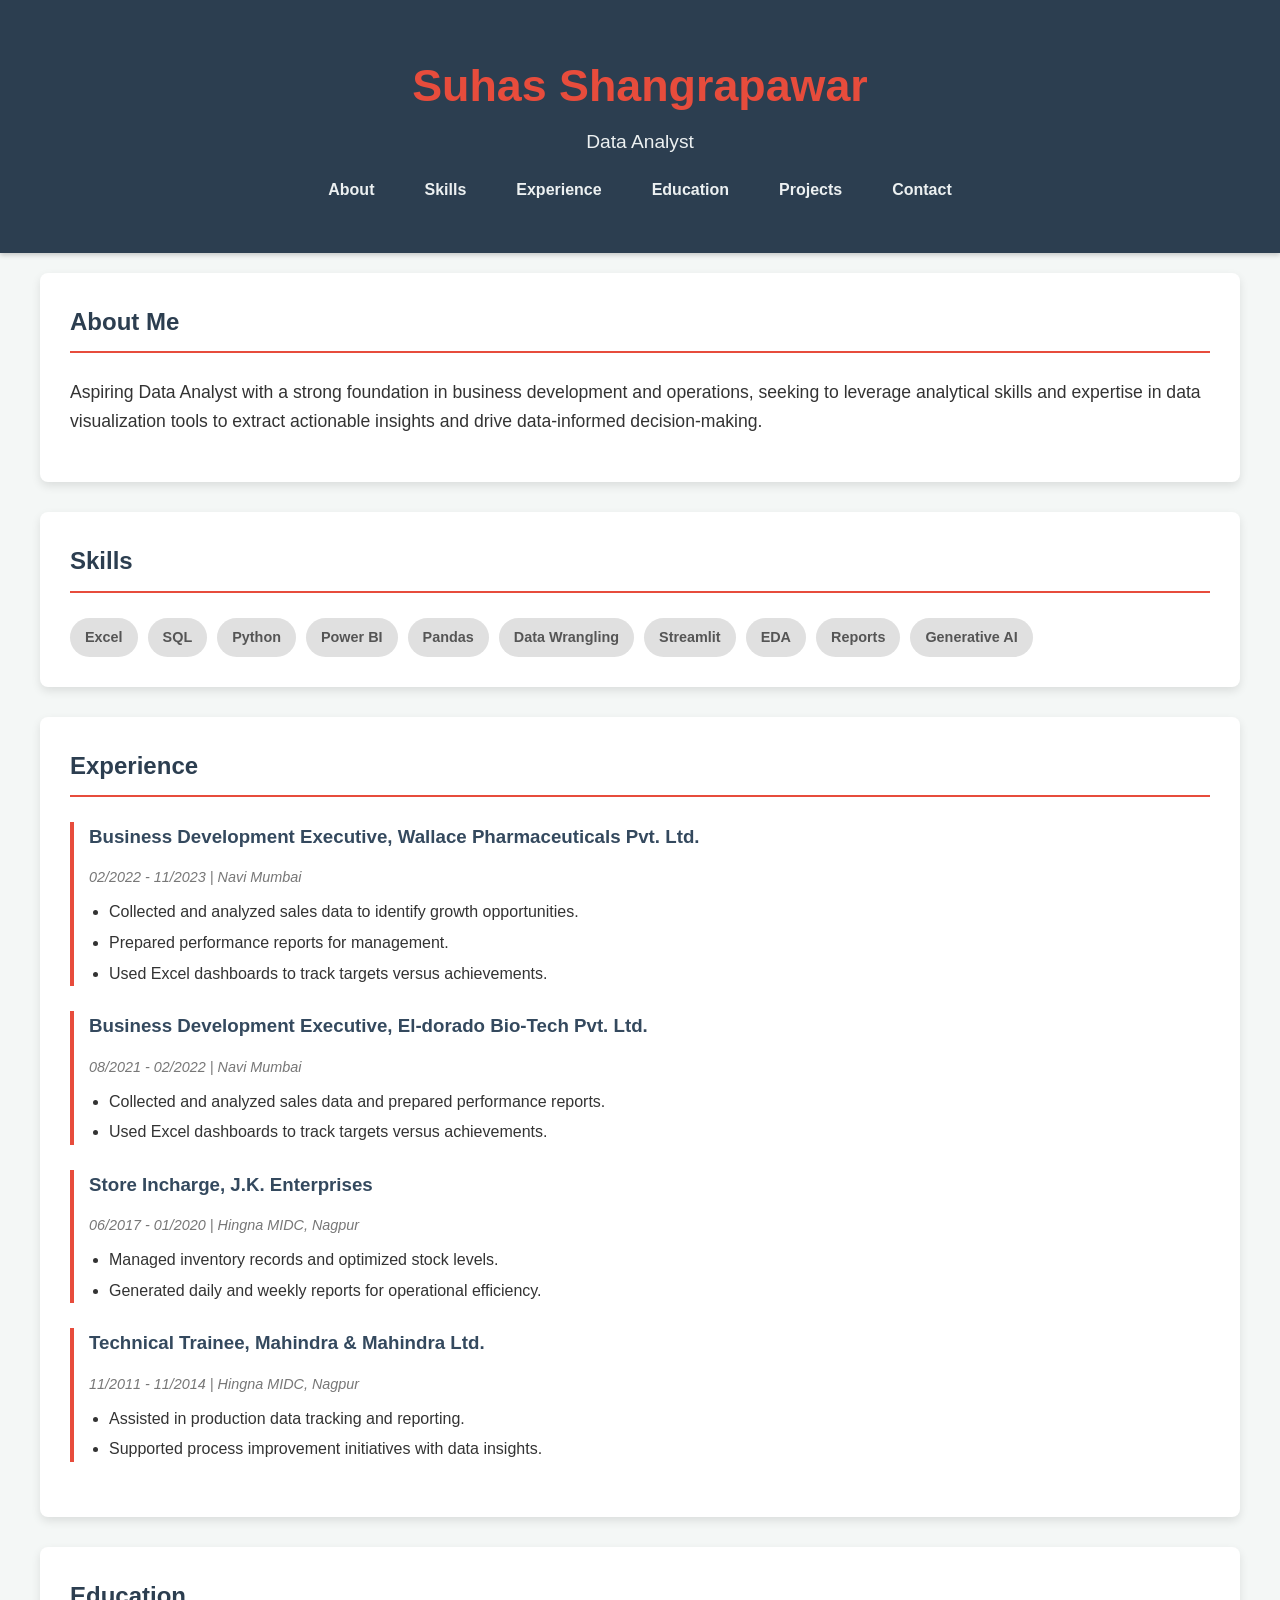
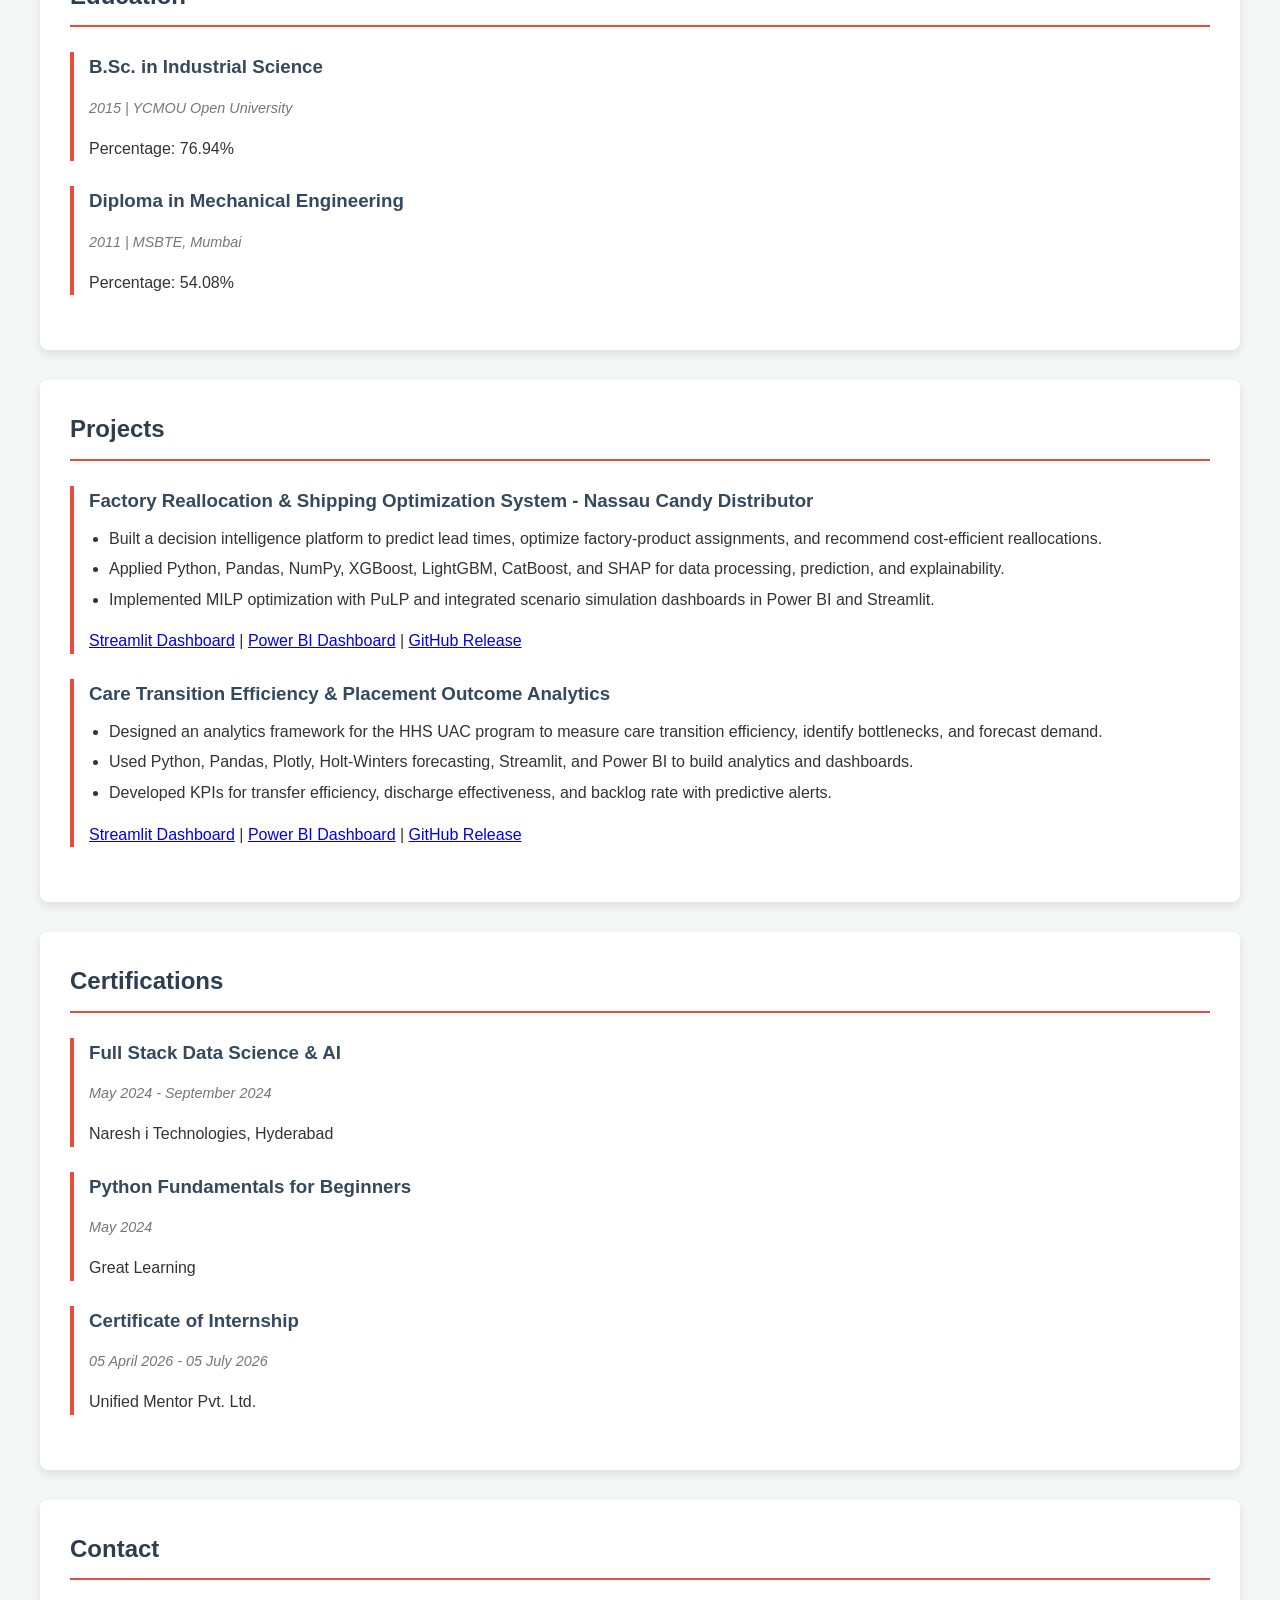
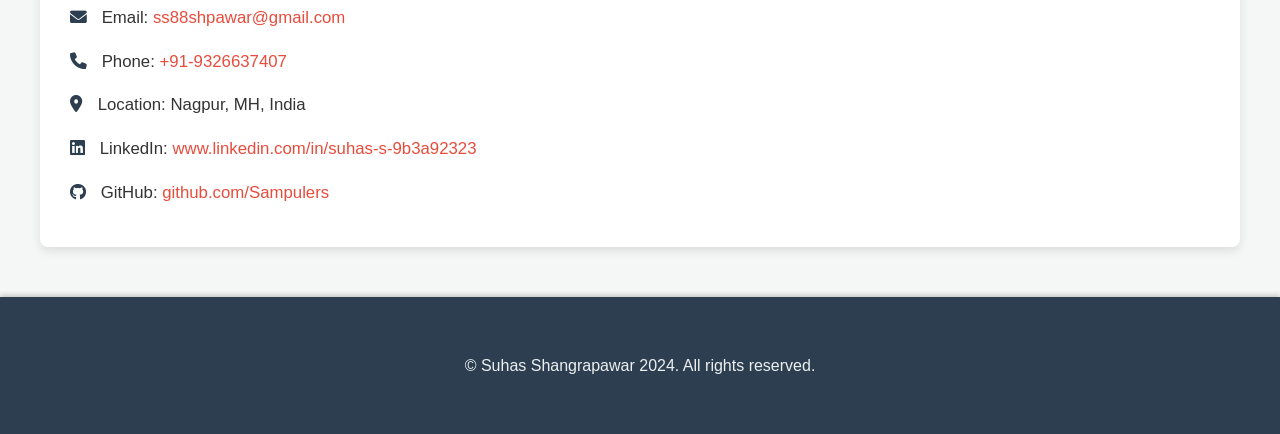
<file: SS_Portfolio/index.html>
<!DOCTYPE html>
<html lang="en">
<head>
    <meta charset="UTF-8">
    <meta name="viewport" content="width=device-width, initial-scale=1.0">
    <title>Suhas Shangrapawar | Data Analyst Portfolio</title>
    <link rel="stylesheet" href="style.css">
    <link rel="stylesheet" href="https://cdnjs.cloudflare.com/ajax/libs/font-awesome/6.0.0-beta3/css/all.min.css">
</head>
<body>
    <header>
        <div class="container">
            <h1>Suhas Shangrapawar</h1>
            <p class="tagline">Data Analyst</p>
            <nav>
                <ul>
                    <li><a href="#about" onclick="document.getElementById('about').scrollIntoView({ behavior: 'smooth', block: 'start' }); return false;">About</a></li>
                    <li><a href="#skills" onclick="document.getElementById('skills').scrollIntoView({ behavior: 'smooth', block: 'start' }); return false;">Skills</a></li>
                    <li><a href="#experience" onclick="document.getElementById('experience').scrollIntoView({ behavior: 'smooth', block: 'start' }); return false;">Experience</a></li>
                    <li><a href="#education" onclick="document.getElementById('education').scrollIntoView({ behavior: 'smooth', block: 'start' }); return false;">Education</a></li>
                    <li><a href="#projects" onclick="document.getElementById('projects').scrollIntoView({ behavior: 'smooth', block: 'start' }); return false;">Projects</a></li>
                    <li><a href="#contact" onclick="document.getElementById('contact').scrollIntoView({ behavior: 'smooth', block: 'start' }); return false;">Contact</a></li>
                </ul>
            </nav>
        </div>
    </header>

    <main class="container">
        <section id="about" class="card">
            <h2>About Me</h2>
            <p>Aspiring Data Analyst with a strong foundation in business development and operations, seeking to leverage analytical skills and expertise in data visualization tools to extract actionable insights and drive data-informed decision-making.</p>
        </section>

        <section id="skills" class="card">
            <h2>Skills</h2>
            <div class="skills-grid">
                <span class="skill-tag">Excel</span>
                <span class="skill-tag">SQL</span>
                <span class="skill-tag">Python</span>
                <span class="skill-tag">Power BI</span>
                <span class="skill-tag">Pandas</span>
                <span class="skill-tag">Data Wrangling</span>
                <span class="skill-tag">Streamlit</span>
                <span class="skill-tag">EDA</span>
                <span class="skill-tag">Reports</span>
                <span class="skill-tag">Generative AI</span>

            </div>
        </section>

        <section id="experience" class="card">
            <h2>Experience</h2>
            <div class="experience-item">
                <h3>Business Development Executive, Wallace Pharmaceuticals Pvt. Ltd.</h3>
                <p class="dates">02/2022 - 11/2023 | Navi Mumbai</p>
                <ul>
                    <li>Collected and analyzed sales data to identify growth opportunities.</li>
                    <li>Prepared performance reports for management.</li>
                    <li>Used Excel dashboards to track targets versus achievements.</li>
                </ul>
            </div>
            <div class="experience-item">
                <h3>Business Development Executive, El-dorado Bio-Tech Pvt. Ltd.</h3>
                <p class="dates">08/2021 - 02/2022 | Navi Mumbai</p>
                <ul>
                    <li>Collected and analyzed sales data and prepared performance reports.</li>
                    <li>Used Excel dashboards to track targets versus achievements.</li>
                </ul>
            </div>
            <div class="experience-item">
                <h3>Store Incharge, J.K. Enterprises</h3>
                <p class="dates">06/2017 - 01/2020 | Hingna MIDC, Nagpur</p>
                <ul>
                    <li>Managed inventory records and optimized stock levels.</li>
                    <li>Generated daily and weekly reports for operational efficiency.</li>
                </ul>
            </div>
            <div class="experience-item">
                <h3>Technical Trainee, Mahindra &amp; Mahindra Ltd.</h3>
                <p class="dates">11/2011 - 11/2014 | Hingna MIDC, Nagpur</p>
                <ul>
                    <li>Assisted in production data tracking and reporting.</li>
                    <li>Supported process improvement initiatives with data insights.</li>
                </ul>
            </div>
        </section>

        <section id="education" class="card">
            <h2>Education</h2>
            <div class="education-item">
                <h3>B.Sc. in Industrial Science</h3>
                <p class="dates">2015 | YCMOU Open University</p>
                <p>Percentage: 76.94%</p>
            </div>
            <div class="education-item">
                <h3>Diploma in Mechanical Engineering</h3>
                <p class="dates">2011 | MSBTE, Mumbai</p>
                <p>Percentage: 54.08%</p>
            </div>
        </section>

        <section id="projects" class="card">
            <h2>Projects</h2>
            <div class="project-item">
                <h3>Factory Reallocation &amp; Shipping Optimization System - Nassau Candy Distributor</h3>
                <ul>
                    <li>Built a decision intelligence platform to predict lead times, optimize factory-product assignments, and recommend cost-efficient reallocations.</li>
                    <li>Applied Python, Pandas, NumPy, XGBoost, LightGBM, CatBoost, and SHAP for data processing, prediction, and explainability.</li>
                    <li>Implemented MILP optimization with PuLP and integrated scenario simulation dashboards in Power BI and Streamlit.</li>
                </ul>
                <p><a href="https://factorysimulation.streamlit.app" target="_blank" rel="noopener">Streamlit Dashboard</a> | <a href="https://app.powerbi.com/groups/me/reports/335ac4e5-03cb-4c63-bd80-ad775e27209e/7c24adfe0a9ddb55c003?experience=power-bi" target="_blank" rel="noopener">Power BI Dashboard</a> | <a href="https://github.com/Sampulers/Nassau-Candy-Distributor/releases/tag/v1.0.0" target="_blank" rel="noopener">GitHub Release</a></p>
            </div>
            <div class="project-item">
                <h3>Care Transition Efficiency &amp; Placement Outcome Analytics</h3>
                <ul>
                    <li>Designed an analytics framework for the HHS UAC program to measure care transition efficiency, identify bottlenecks, and forecast demand.</li>
                    <li>Used Python, Pandas, Plotly, Holt-Winters forecasting, Streamlit, and Power BI to build analytics and dashboards.</li>
                    <li>Developed KPIs for transfer efficiency, discharge effectiveness, and backlog rate with predictive alerts.</li>
                </ul>
                <p><a href="https://hhs-care-transition-efficiency-placement-outcome-analytics-awt.streamlit.app" target="_blank" rel="noopener">Streamlit Dashboard</a> | <a href="https://app.powerbi.com/groups/me/reports/207feff0-ecbb-4e66-8237-c51e8d901ba4/1cf164b5be7db311ceb7?experience=power-bi" target="_blank" rel="noopener">Power BI Dashboard</a> | <a href="https://github.com/Sampulers/HHS-Care-Transition-Efficiency-Placement-Outcome-Analytics/releases/tag/v1.0.0" target="_blank" rel="noopener">GitHub Release</a></p>
            </div>
        </section>

        <section id="certifications" class="card">
            <h2>Certifications</h2>
            <div class="education-item">
                <h3>Full Stack Data Science &amp; AI</h3>
                <p class="dates">May 2024 - September 2024</p>
                <p>Naresh i Technologies, Hyderabad</p>
            </div>
            <div class="education-item">
                <h3>Python Fundamentals for Beginners</h3>
                <p class="dates">May 2024</p>
                <p>Great Learning</p>
            </div>
            <div class="education-item">
                <h3>Certificate of Internship</h3>
                <p class="dates">05 April 2026 - 05 July 2026</p>
                <p>Unified Mentor Pvt. Ltd.</p>
            </div>
        </section>

        <section id="contact" class="card">
            <h2>Contact</h2>
            <p><i class="fas fa-envelope"></i> Email: <a href="mailto:ss88shpawar@gmail.com">ss88shpawar@gmail.com</a></p>
            <p><i class="fas fa-phone"></i> Phone: <a href="tel:+919326637407">+91-9326637407</a></p>
            <p><i class="fas fa-map-marker-alt"></i> Location: Nagpur, MH, India</p>
            <p><i class="fab fa-linkedin"></i> LinkedIn: <a href="https://www.linkedin.com/in/suhas-s-9b3a92323" target="_blank" rel="noopener">www.linkedin.com/in/suhas-s-9b3a92323</a></p>
            <p><i class="fab fa-github"></i> GitHub: <a href="https://github.com/Sampulers" target="_blank" rel="noopener">github.com/Sampulers</a></p>
        </section>
    </main>

    <footer>
        <div class="container">
            <p>&copy; Suhas Shangrapawar 2024. All rights reserved.</p>
        </div>
    </footer>
</body>
</html>
</file>
<file: SS_Portfolio/style.css>
/* Basic Reset & Body Styling */
body {
    font-family: 'Segoe UI', Tahoma, Geneva, Verdana, sans-serif;
    margin: 0;
    padding: 0;
    background-color: #f4f7f6; /* Light background */
    color: #333;
    line-height: 1.6;
    scroll-behavior: smooth;
}

section {
    scroll-margin-top: 20px;
}

.container {
    max-width: 1200px;
    margin: 0 auto;
    padding: 20px 12px;
}

/* Header & Navigation */
header {
    background-color: #2c3e50; /* Dark blue/grey */
    color: #ecf0f1;
    padding: 30px 0;
    text-align: center;
    box-shadow: 0 2px 5px rgba(0,0,0,0.2);
}

header .header-flex {
    display: flex;
    align-items: center;
    justify-content: space-between; /* Distribute items with space between them */
    flex-wrap: wrap; /* Allow items to wrap on smaller screens */
    padding: 0 20px;
}

.profile-pic-container {
    flex-shrink: 0; /* Prevent image from shrinking */
    margin-right: 20px; /* Space between image and text */
}

.profile-pic {
    width: 100px;
    height: 100px;
    border-radius: 50%; /* Make it circular */
    border: 3px solid #e74c3c;
    object-fit: cover; /* Cover the area without distorting */
}

.header-text-content {
    flex-grow: 1; /* Allow text content to take available space */
    text-align: left; /* Align text content to the left */
    margin-right: 20px; /* Space before navigation */
}

header h1 {
    margin: 0;
    font-size: 2.8em;
    color: #e74c3c; /* Red accent for name */
}

header .tagline {
    margin: 5px 0 20px;
    font-size: 1.2em;
    font-weight: 300;
}

.social-links {
    margin-bottom: 20px;
    display: flex;
    gap: 15px;
    justify-content: flex-start; /* Align social links to the left */
}

.social-links a {
    color: #ecf0f1;
    transition: color 0.3s ease;
}

.social-links a:hover {
    color: #e74c3c;
}

nav {
    flex-shrink: 0; /* Prevent nav from shrinking */
}

nav ul {
    list-style: none;
    padding: 0;
    margin: 0;
    display: flex;
    justify-content: center;
    gap: 20px;
}

nav a {
    color: #ecf0f1;
    text-decoration: none;
    font-weight: bold;
    padding: 8px 15px;
    border-radius: 5px;
    transition: background-color 0.3s ease;
}

nav a:hover {
    background-color: #34495e;
}

/* Main Content Sections */
main {
    padding: 20px 0;
}

.card {
    background-color: #ffffff;
    border-radius: 8px;
    box-shadow: 0 4px 10px rgba(0,0,0,0.1);
    margin-bottom: 30px;
    padding: 30px;
}

.card h2 {
    color: #2c3e50;
    border-bottom: 2px solid #e74c3c;
    padding-bottom: 10px;
    margin-top: 0;
    margin-bottom: 25px;
}

/* About Section */
#about p {
    font-size: 1.1em;
}

/* Skills Section */
.skills-grid {
    display: flex;
    flex-wrap: wrap;
    gap: 10px;
}

.skill-tag {
    background-color: #e0e0e0;
    color: #555;
    padding: 8px 15px;
    border-radius: 20px;
    font-size: 0.9em;
    font-weight: 600;
    transition: background-color 0.3s ease, color 0.3s ease;
}

.skill-tag:hover {
    background-color: #e74c3c;
    color: #ffffff;
}

/* Experience, Education, Projects Items */
.experience-item, .education-item, .project-item {
    margin-bottom: 25px;
    border-left: 4px solid #e74c3c;
    padding-left: 15px;
}

.experience-item h3, .education-item h3, .project-item h3 {
    color: #34495e;
    margin-top: 0;
    margin-bottom: 5px;
}

.dates {
    font-style: italic;
    color: #777;
    font-size: 0.9em;
    margin-bottom: 10px;
}

.experience-item ul, .project-item ul {
    list-style: disc;
    padding-left: 20px;
    margin-top: 10px;
}

.experience-item li, .project-item li {
    margin-bottom: 5px;
}

/* Contact Section */
#contact p {
    margin-bottom: 10px;
    font-size: 1.05em;
}

#contact a {
    color: #e74c3c;
    text-decoration: none;
    transition: color 0.3s ease;
}

#contact a:hover {
    text-decoration: underline;
    color: #c0392b;
}

#contact .fas, #contact .fab {
    margin-right: 10px;
    color: #2c3e50;
}

/* Footer */
footer {
    background-color: #2c3e50;
    color: #ecf0f1;
    text-align: center;
    padding: 20px 0;
    margin-top: 0;
    box-shadow: 0 -2px 5px rgba(0,0,0,0.2);
}

/* Responsive Design */
@media (max-width: 768px) {
    header .header-flex {
        flex-direction: column;
        text-align: center;
    }

    .profile-pic-container {
        margin-right: 0;
        margin-bottom: 15px;
    }

    .header-text-content {
        text-align: center;
        margin-right: 0;
    }

    .social-links {
        justify-content: center;
    }

    nav ul {
        flex-direction: row;
        flex-wrap: wrap;
        gap: 10px;
    }
    nav a {
        padding: 6px 12px;
    }
    header h1 {
        font-size: 2em;
    }
    .card {
        padding: 20px;
    }
    .skills-grid {
        justify-content: center;
    }
}
</file>
